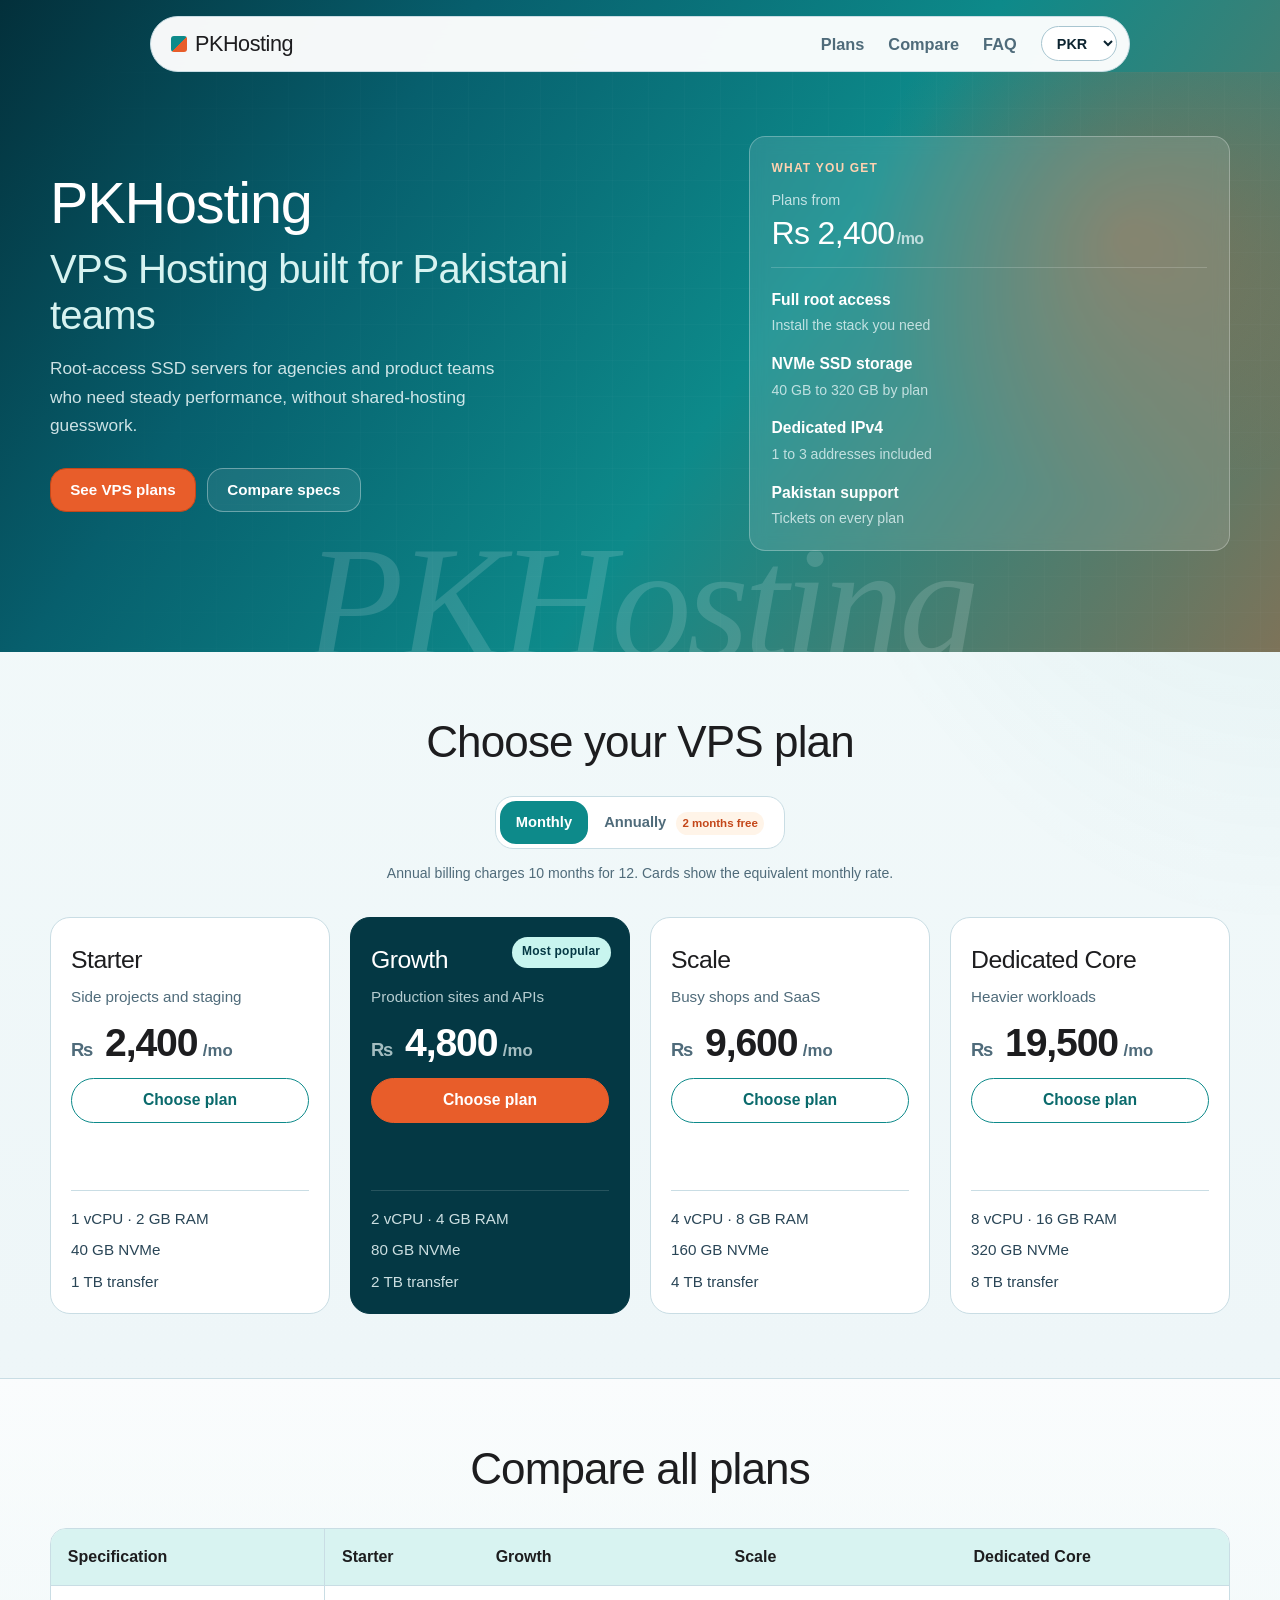
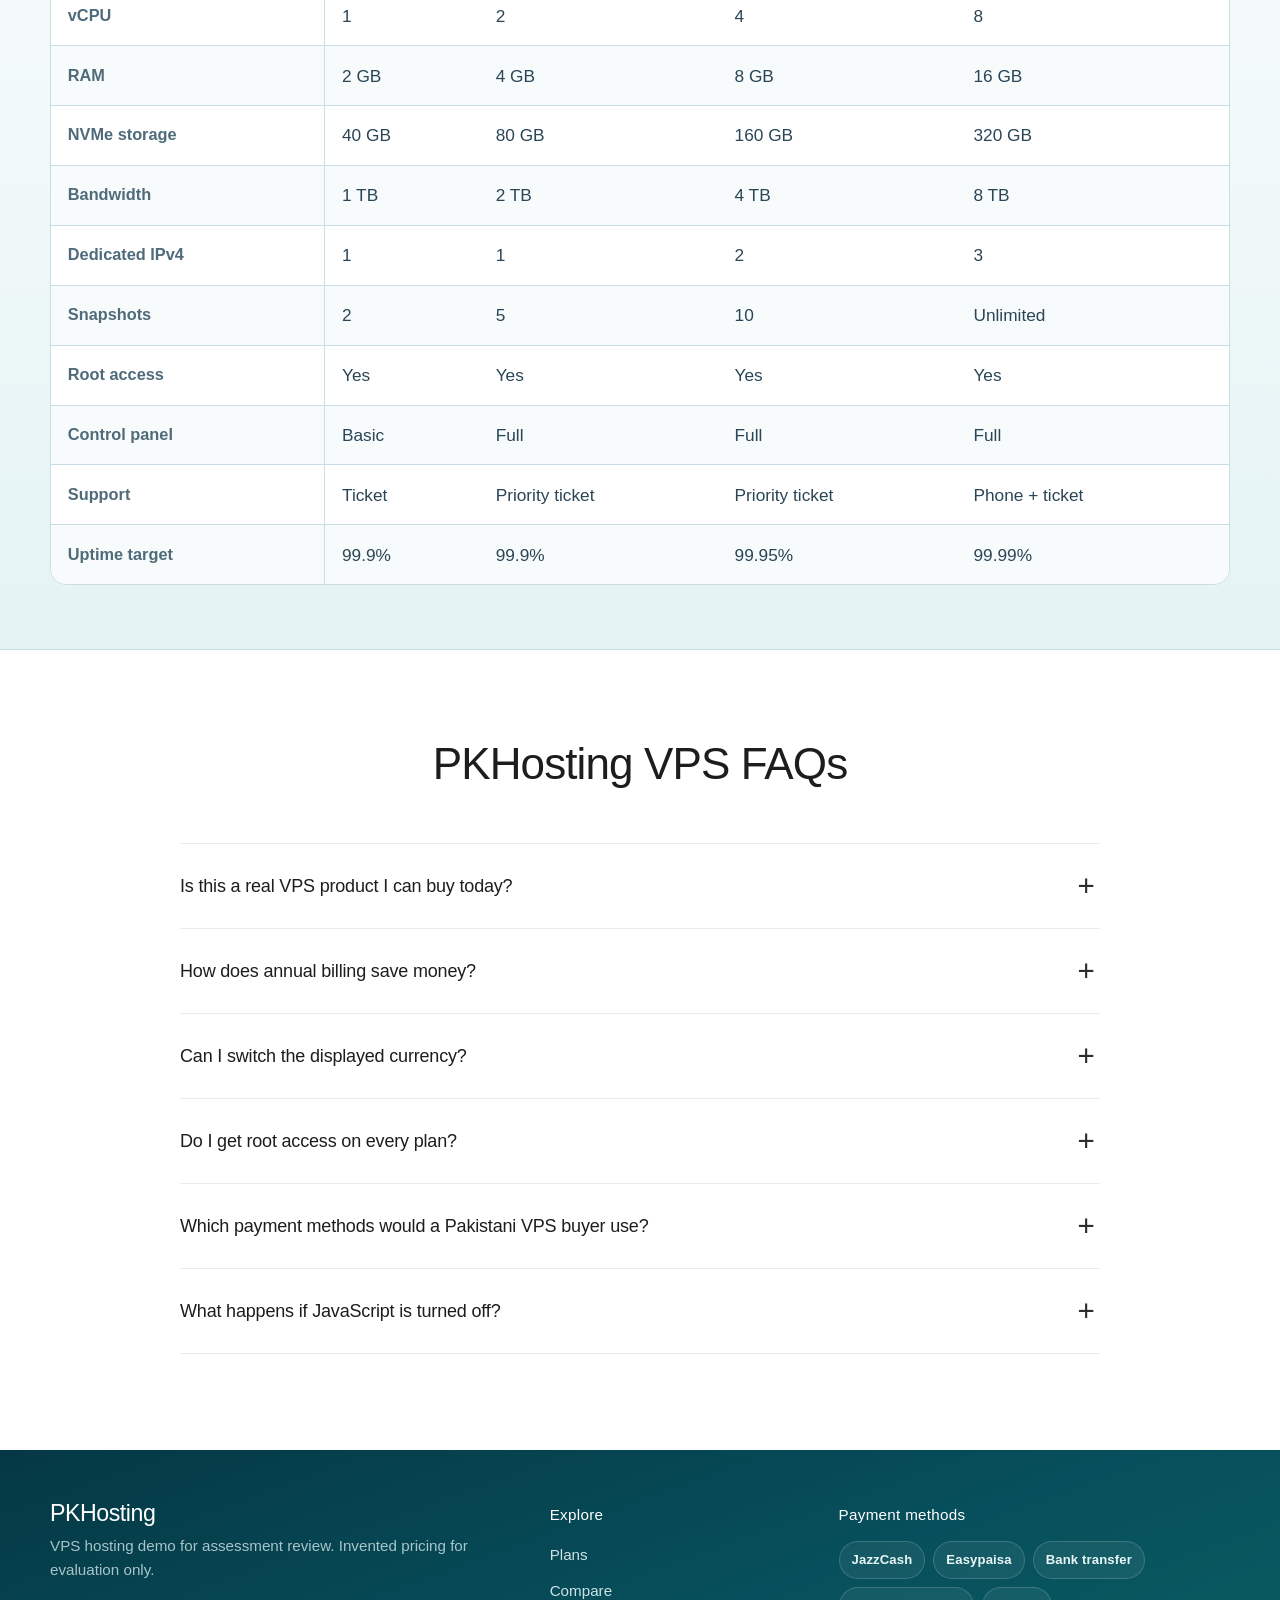
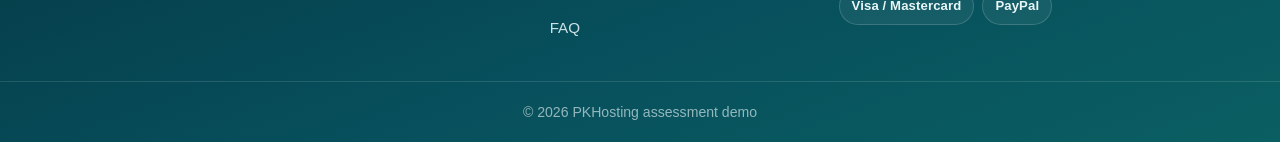
<file: index.html>
<!DOCTYPE html>
<html lang="en-PK">
<head>
  <meta charset="utf-8">
  <meta name="viewport" content="width=device-width, initial-scale=1">
  <meta name="description" content="PKHosting VPS Hosting: SSD virtual servers for Pakistani teams. Invented demo pricing for assessment only.">
  <title>PKHosting VPS Hosting</title>
  <link rel="stylesheet" href="css/styles.css">
</head>
<body>
  <a class="skip-link" href="#main">Skip to content</a>

  <header class="site-header">
    <div class="header-inner">
      <a class="brand" href="index.html" aria-current="page">
        <span class="brand-mark" aria-hidden="true"></span>
        <span class="brand-text">PKHosting</span>
      </a>

      <nav class="header-nav" id="site-nav" aria-label="Page">
        <a href="#plans">Plans</a>
        <a href="#compare">Compare</a>
        <a href="#faq">FAQ</a>
      </nav>

      <div class="header-actions">
        <div class="currency-wrap">
          <label class="sr-only" for="currency">Currency</label>
          <select id="currency" name="currency" aria-label="Currency">
            <option value="PKR" selected>PKR</option>
            <option value="USD">USD</option>
            <option value="GBP">GBP</option>
          </select>
        </div>
        <button
          type="button"
          class="nav-toggle"
          id="nav-toggle"
          aria-controls="site-nav"
          aria-expanded="false"
          aria-label="Open menu"
        >
          <span class="nav-toggle-bar" aria-hidden="true"></span>
          <span class="nav-toggle-bar" aria-hidden="true"></span>
          <span class="nav-toggle-bar" aria-hidden="true"></span>
        </button>
      </div>
    </div>
  </header>

  <main id="main">
    <div class="hero-band">
    <section class="hero" aria-labelledby="hero-heading">
      <div class="hero-glow" aria-hidden="true"></div>
      <div class="hero-mesh" aria-hidden="true"></div>
      <div class="wrap hero-layout">
        <div class="hero-copy">
          <p class="hero-brand">PKHosting</p>
          <h1 id="hero-heading">VPS Hosting built for Pakistani teams</h1>
          <p class="hero-lead">
            Root-access SSD servers for agencies and product teams who need steady performance, without shared-hosting guesswork.
          </p>
          <div class="hero-actions">
            <a class="btn btn-primary" href="#plans">See VPS plans</a>
            <a class="btn btn-ghost" href="#compare">Compare specs</a>
          </div>
        </div>
        <aside class="hero-panel" aria-label="VPS highlights">
          <p class="hero-panel-kicker">What you get</p>
          <p class="hero-panel-price">
            <span class="hero-panel-label">Plans from</span>
            <span class="hero-panel-amount">Rs 2,400<span>/mo</span></span>
          </p>
          <ul class="hero-panel-list">
            <li>
              <strong>Full root access</strong>
              <span>Install the stack you need</span>
            </li>
            <li>
              <strong>NVMe SSD storage</strong>
              <span>40 GB to 320 GB by plan</span>
            </li>
            <li>
              <strong>Dedicated IPv4</strong>
              <span>1 to 3 addresses included</span>
            </li>
            <li>
              <strong>Pakistan support</strong>
              <span>Tickets on every plan</span>
            </li>
          </ul>
        </aside>
      </div>
      <p class="hero-ghost" aria-hidden="true">PKHosting</p>
    </section>
    </div>

    <section id="plans" class="plans" aria-labelledby="plans-heading">
      <div class="wrap">
        <header class="section-head plans-head">
          <h2 id="plans-heading">Choose your VPS plan</h2>
        </header>

        <div class="controls">
          <div class="billing" role="group" aria-label="Billing period">
            <button type="button" id="bill-monthly" class="billing-btn is-active" aria-pressed="true">Monthly</button>
            <button type="button" id="bill-annually" class="billing-btn" aria-pressed="false">
              Annually <span class="save-hint">2 months free</span>
            </button>
          </div>
          <p class="billing-note" id="billing-note">
            Annual billing charges 10 months for 12. Cards show the equivalent monthly rate.
          </p>
        </div>

        <div class="sr-only" id="price-live" aria-live="polite" aria-atomic="true"></div>

        <ul class="plan-grid">
          <li class="plan-card" data-plan="starter" data-monthly="2400">
            <div class="plan-top">
              <h3>Starter</h3>
              <p class="plan-tagline">Side projects and staging</p>
              <p class="price-block">
                <span class="price" data-price>
                  <span class="currency-code">Rs</span>
                  <span class="amount">2,400</span>
                </span>
                <span class="period" data-period>/mo</span>
              </p>
              <a class="btn btn-plan" href="#footer">Choose plan</a>
              <p class="annual-meta" data-annual-meta hidden></p>
              <p class="savings" data-savings hidden></p>
            </div>
            <ul class="plan-highlights">
              <li>1 vCPU · 2 GB RAM</li>
              <li>40 GB NVMe</li>
              <li>1 TB transfer</li>
            </ul>
          </li>

          <li class="plan-card is-popular" data-plan="growth" data-monthly="4800">
            <p class="popular-badge">Most popular</p>
            <div class="plan-top">
              <h3>Growth</h3>
              <p class="plan-tagline">Production sites and APIs</p>
              <p class="price-block">
                <span class="price" data-price>
                  <span class="currency-code">Rs</span>
                  <span class="amount">4,800</span>
                </span>
                <span class="period" data-period>/mo</span>
              </p>
              <a class="btn btn-plan" href="#footer">Choose plan</a>
              <p class="annual-meta" data-annual-meta hidden></p>
              <p class="savings" data-savings hidden></p>
            </div>
            <ul class="plan-highlights">
              <li>2 vCPU · 4 GB RAM</li>
              <li>80 GB NVMe</li>
              <li>2 TB transfer</li>
            </ul>
          </li>

          <li class="plan-card" data-plan="scale" data-monthly="9600">
            <div class="plan-top">
              <h3>Scale</h3>
              <p class="plan-tagline">Busy shops and SaaS</p>
              <p class="price-block">
                <span class="price" data-price>
                  <span class="currency-code">Rs</span>
                  <span class="amount">9,600</span>
                </span>
                <span class="period" data-period>/mo</span>
              </p>
              <a class="btn btn-plan" href="#footer">Choose plan</a>
              <p class="annual-meta" data-annual-meta hidden></p>
              <p class="savings" data-savings hidden></p>
            </div>
            <ul class="plan-highlights">
              <li>4 vCPU · 8 GB RAM</li>
              <li>160 GB NVMe</li>
              <li>4 TB transfer</li>
            </ul>
          </li>

          <li class="plan-card" data-plan="dedicated" data-monthly="19500">
            <div class="plan-top">
              <h3>Dedicated Core</h3>
              <p class="plan-tagline">Heavier workloads</p>
              <p class="price-block">
                <span class="price" data-price>
                  <span class="currency-code">Rs</span>
                  <span class="amount">19,500</span>
                </span>
                <span class="period" data-period>/mo</span>
              </p>
              <a class="btn btn-plan" href="#footer">Choose plan</a>
              <p class="annual-meta" data-annual-meta hidden></p>
              <p class="savings" data-savings hidden></p>
            </div>
            <ul class="plan-highlights">
              <li>8 vCPU · 16 GB RAM</li>
              <li>320 GB NVMe</li>
              <li>8 TB transfer</li>
            </ul>
          </li>
        </ul>
      </div>
    </section>

    <section id="compare" class="compare" aria-labelledby="compare-heading">
      <div class="wrap">
        <header class="section-head plans-head">
          <h2 id="compare-heading">Compare all plans</h2>
        </header>

        <div class="table-scroll" tabindex="0" role="region" aria-labelledby="compare-heading">
          <table class="spec-table">
            <caption class="sr-only">VPS plan comparison across ten specifications</caption>
            <thead>
              <tr>
                <th scope="col">Specification</th>
                <th scope="col">Starter</th>
                <th scope="col">Growth</th>
                <th scope="col">Scale</th>
                <th scope="col">Dedicated Core</th>
              </tr>
            </thead>
            <tbody>
              <tr>
                <th scope="row">vCPU</th>
                <td>1</td>
                <td>2</td>
                <td>4</td>
                <td>8</td>
              </tr>
              <tr>
                <th scope="row">RAM</th>
                <td>2 GB</td>
                <td>4 GB</td>
                <td>8 GB</td>
                <td>16 GB</td>
              </tr>
              <tr>
                <th scope="row">NVMe storage</th>
                <td>40 GB</td>
                <td>80 GB</td>
                <td>160 GB</td>
                <td>320 GB</td>
              </tr>
              <tr>
                <th scope="row">Bandwidth</th>
                <td>1 TB</td>
                <td>2 TB</td>
                <td>4 TB</td>
                <td>8 TB</td>
              </tr>
              <tr>
                <th scope="row">Dedicated IPv4</th>
                <td>1</td>
                <td>1</td>
                <td>2</td>
                <td>3</td>
              </tr>
              <tr>
                <th scope="row">Snapshots</th>
                <td>2</td>
                <td>5</td>
                <td>10</td>
                <td>Unlimited</td>
              </tr>
              <tr>
                <th scope="row">Root access</th>
                <td>Yes</td>
                <td>Yes</td>
                <td>Yes</td>
                <td>Yes</td>
              </tr>
              <tr>
                <th scope="row">Control panel</th>
                <td>Basic</td>
                <td>Full</td>
                <td>Full</td>
                <td>Full</td>
              </tr>
              <tr>
                <th scope="row">Support</th>
                <td>Ticket</td>
                <td>Priority ticket</td>
                <td>Priority ticket</td>
                <td>Phone + ticket</td>
              </tr>
              <tr>
                <th scope="row">Uptime target</th>
                <td>99.9%</td>
                <td>99.9%</td>
                <td>99.95%</td>
                <td>99.99%</td>
              </tr>
            </tbody>
          </table>
        </div>
      </div>
    </section>

    <section id="faq" class="faq" aria-labelledby="faq-heading">
      <div class="wrap faq-wrap">
        <header class="faq-head">
          <h2 id="faq-heading">PKHosting VPS FAQs</h2>
        </header>

        <div class="faq-list">
          <details>
            <summary><span>Is this a real VPS product I can buy today?</span></summary>
            <div class="faq-answer">
              <p>No. This page is a TechAbout hiring assessment demo. The plans, prices, and specs are invented for review only. Nothing here is connected to live PKHosting checkout, billing, or provisioning, and you cannot place a real order from this page.</p>
            </div>
          </details>
          <details>
            <summary><span>How does annual billing save money?</span></summary>
            <div class="faq-answer">
              <p>Annual billing charges 10 months for 12 months of service. The pricing cards show the equivalent monthly rate, the yearly total, and how much you save compared with paying month to month. For example, Growth is Rs 4,800 per month on monthly billing, and Rs 4,000 per month when billed annually (Rs 48,000 for the year).</p>
            </div>
          </details>
          <details>
            <summary><span>Can I switch the displayed currency?</span></summary>
            <div class="faq-answer">
              <p>Yes. Use the PKR, USD, or GBP menu in the floating header. This demo uses fixed conversion rates with no live exchange API: 1 USD equals 278.50 PKR, and 1 GBP equals 355.00 PKR. PKR amounts are whole numbers; USD and GBP show two decimal places. Your currency and billing period choices are stored in the browser and survive a page reload.</p>
            </div>
          </details>
          <details>
            <summary><span>Do I get root access on every plan?</span></summary>
            <div class="faq-answer">
              <p>Yes. Starter, Growth, Scale, and Dedicated Core all include full root access so you can install and configure the software you need. Starter includes a basic control panel. Growth, Scale, and Dedicated Core include the full control panel. Dedicated Core also adds phone support on top of ticket support.</p>
            </div>
          </details>
          <details>
            <summary><span>Which payment methods would a Pakistani VPS buyer use?</span></summary>
            <div class="faq-answer">
              <p>The footer lists JazzCash, Easypaisa, local bank transfer, Visa/Mastercard, and PayPal. JazzCash and Easypaisa cover common mobile wallets in Pakistan. Bank transfer suits larger invoices such as Dedicated Core. Cards and PayPal help diaspora and agency clients who pay from abroad. Brand logos are not hotlinked; methods are shown as text labels only.</p>
            </div>
          </details>
          <details>
            <summary><span>What happens if JavaScript is turned off?</span></summary>
            <div class="faq-answer">
              <p>The page still opens offline from index.html. Monthly PKR prices stay visible on the plan cards, and the full comparison table remains in the HTML. The FAQ still expands with native details elements. The monthly/annual toggle and currency menu will not update prices until JavaScript is available.</p>
            </div>
          </details>
        </div>
      </div>
    </section>
  </main>

  <footer id="footer" class="site-footer">
    <div class="wrap footer-inner">
      <div class="footer-brand">
        <p class="brand-text">PKHosting</p>
        <p>VPS hosting demo for assessment review. Invented pricing for evaluation only.</p>
      </div>

      <div class="footer-links">
        <h2 class="footer-heading">Explore</h2>
        <ul>
          <li><a href="#plans">Plans</a></li>
          <li><a href="#compare">Compare</a></li>
          <li><a href="#faq">FAQ</a></li>
        </ul>
      </div>

      <div class="payments">
        <h2 class="footer-heading">Payment methods</h2>
        <ul class="payment-list">
          <li>JazzCash</li>
          <li>Easypaisa</li>
          <li>Bank transfer</li>
          <li>Visa / Mastercard</li>
          <li>PayPal</li>
        </ul>
      </div>
    </div>
    <div class="footer-bottom">
      <p>© 2026 PKHosting assessment demo</p>
    </div>
  </footer>

  <script src="js/pricing.js" defer></script>
</body>
</html>
</file>
<file: css/styles.css>
/* PKHosting VPS: colorful UI, local assets only */

:root {
  --ink: #0c2430;
  --ink-soft: #294556;
  --mute: #4f6b7a;
  --paper: #eef6f8;
  --panel: #ffffff;
  --line: #c9dde4;
  --line-strong: #a8c5d0;
  --brand: #0d8a8a;
  --brand-deep: #0a6a6c;
  --brand-soft: #d8f3f1;
  --ocean: #074f5c;
  --ocean-deep: #043844;
  --coral: #e85d2a;
  --coral-deep: #c4471a;
  --sand: #fff4e8;
  --focus: #1d6fdc;
  --radius: 16px;
  --wrap: 1180px;
  --font-soft: Candara, Calibri, "Segoe UI", "Trebuchet MS", sans-serif;
  --font-display: var(--font-soft);
  --font-ui: var(--font-soft);
  --weight-heading: 500;
  --weight-emphasis: 600;
}

h1,
h2,
h3,
.brand-text,
.hero-brand,
.section-head h2,
.plans-head h2,
.faq-head h2,
.footer-heading,
.footer-brand .brand-text,
.plan-card h3,
.hero-panel-amount,
.payments-heading {
  font-weight: var(--weight-heading);
}

*,
*::before,
*::after {
  box-sizing: border-box;
}

html {
  scroll-behavior: smooth;
  background: #032f3a;
}

@media (prefers-reduced-motion: reduce) {
  html {
    scroll-behavior: auto;
  }

  *,
  *::before,
  *::after {
    animation-duration: 0.01ms !important;
    animation-iteration-count: 1 !important;
    transition-duration: 0.01ms !important;
  }
}

body {
  margin: 0;
  font-family: var(--font-ui);
  font-size: 1.05rem;
  line-height: 1.65;
  color: var(--ink-soft);
  background-color: var(--paper);
  background-image:
    radial-gradient(ellipse 80% 50% at 100% 0%, rgba(13, 138, 138, 0.12), transparent 55%),
    radial-gradient(ellipse 60% 40% at 0% 100%, rgba(232, 93, 42, 0.08), transparent 50%),
    linear-gradient(180deg, #f4fbfb 0%, var(--paper) 40%, #e5f0f4 100%);
  min-height: 100vh;
}

a {
  color: var(--brand-deep);
  text-decoration-thickness: 1px;
  text-underline-offset: 0.18em;
}

a:hover {
  color: var(--coral-deep);
}

:focus-visible {
  outline: 2px solid var(--focus);
  outline-offset: 3px;
}

.skip-link {
  position: absolute;
  left: 0.75rem;
  top: -3rem;
  z-index: 100;
  padding: 0.5rem 0.85rem;
  background: var(--ink);
  color: #fff;
  text-decoration: none;
  border-radius: var(--radius);
}

.skip-link:focus {
  top: 0.75rem;
}

.sr-only {
  position: absolute;
  width: 1px;
  height: 1px;
  padding: 0;
  margin: -1px;
  overflow: hidden;
  clip: rect(0, 0, 0, 0);
  white-space: nowrap;
  border: 0;
}

.wrap {
  width: min(100% - 2.5rem, var(--wrap));
  margin-inline: auto;
}

/* Floating navbar */

.site-header {
  position: sticky;
  top: 0.85rem;
  z-index: 40;
  width: min(100% - 1.5rem, 960px);
  margin: 0.85rem auto 0;
  background: rgba(255, 255, 255, 0.96);
  border: 1px solid var(--line);
  border-radius: 999px;
  backdrop-filter: blur(10px);
  overflow: visible;
  transition: background 0.28s ease, border-color 0.28s ease;
}

.site-header.is-past-hero {
  background: linear-gradient(115deg, #0d8a8a 0%, #2a9a7a 42%, #e07a3a 100%);
  border-color: transparent;
}

.site-header.is-past-hero .brand-text,
.site-header.is-past-hero .header-nav a {
  color: #fff;
}

.site-header.is-past-hero .header-nav a:hover {
  color: #fff4e8;
}

.site-header.is-past-hero .currency-wrap select {
  color: #0c2430;
  background: rgba(255, 255, 255, 0.92);
  border-color: rgba(255, 255, 255, 0.55);
}

.site-header.is-past-hero .nav-toggle {
  border-color: rgba(255, 255, 255, 0.45);
  background: rgba(255, 255, 255, 0.12);
}

.site-header.is-past-hero .nav-toggle-bar {
  background: #fff;
}

/* Pull hero under the floating nav so the top stays teal */

.hero-band {
  position: relative;
  z-index: 0;
  margin-top: -6.75rem;
  padding-top: 6.75rem;
  background:
    linear-gradient(125deg, #032f3a 0%, #075f6d 28%, #0d8a8a 58%, #e85d2a 140%);
}

.header-inner {
  position: relative;
  display: flex;
  flex-wrap: nowrap;
  align-items: center;
  gap: 0.45rem 0.75rem;
  padding: 0.5rem 0.7rem 0.5rem 0.95rem;
}

.brand {
  display: inline-flex;
  align-items: center;
  gap: 0.5rem;
  flex: 0 1 auto;
  min-width: 0;
  text-decoration: none;
  color: var(--ink);
}

.brand-mark {
  flex: 0 0 auto;
  width: 1rem;
  height: 1rem;
  border-radius: 3px;
  background:
    linear-gradient(135deg, var(--brand) 0 52%, transparent 52%),
    linear-gradient(315deg, var(--coral) 0 48%, #f0a06a 48%);
}

.brand-text {
  font-family: var(--font-display);
  font-size: 1.25rem;
  letter-spacing: -0.02em;
  line-height: 1;
  color: #1d1d1f;
}

.header-actions {
  display: flex;
  align-items: center;
  gap: 0.5rem;
  margin-left: auto;
}

.header-nav {
  display: none;
  flex-direction: column;
  gap: 0.1rem;
  margin: 0;
  padding: 0.55rem 0.85rem;
  background: rgba(255, 255, 255, 0.98);
  border: 1px solid var(--line);
  border-radius: 14px;
  backdrop-filter: blur(10px);
}

.site-header.is-nav-open .header-nav {
  display: flex;
  position: absolute;
  top: calc(100% + 0.45rem);
  left: 0;
  right: 0;
  z-index: 50;
}

.header-nav a {
  display: block;
  padding: 0.65rem 0.15rem;
  color: var(--mute);
  text-decoration: none;
  font-size: 1.02rem;
  font-weight: 600;
  line-height: 1.2;
}

.header-nav a:hover {
  color: var(--brand-deep);
}

.site-header.is-past-hero.is-nav-open .header-nav a {
  color: var(--mute);
}

.site-header.is-past-hero.is-nav-open .header-nav a:hover {
  color: var(--brand-deep);
}

.nav-toggle {
  display: inline-flex;
  flex-direction: column;
  justify-content: center;
  align-items: stretch;
  gap: 5px;
  width: 2.35rem;
  height: 2.35rem;
  padding: 0.5rem;
  border: 1px solid var(--line-strong);
  border-radius: 10px;
  background: rgba(255, 255, 255, 0.85);
  cursor: pointer;
}

.nav-toggle-bar {
  display: block;
  width: 100%;
  height: 2px;
  border-radius: 2px;
  background: var(--ink);
  transition: transform 0.2s ease, opacity 0.2s ease;
}

.site-header.is-nav-open .nav-toggle-bar:nth-child(1) {
  transform: translateY(7px) rotate(45deg);
}

.site-header.is-nav-open .nav-toggle-bar:nth-child(2) {
  opacity: 0;
}

.site-header.is-nav-open .nav-toggle-bar:nth-child(3) {
  transform: translateY(-7px) rotate(-45deg);
}

.currency-wrap {
  display: flex;
  align-items: center;
}

.currency-wrap select {
  font: inherit;
  font-size: 0.9rem;
  font-weight: 600;
  color: var(--ink);
  background: var(--panel);
  border: 1px solid var(--line-strong);
  border-radius: 10px;
  padding: 0.35rem 0.5rem;
  min-height: 2.35rem;
}

@media (max-width: 767px) {
  .site-header {
    border-radius: 16px;
  }

  .currency-wrap select {
    min-height: 2.2rem;
    border-radius: 10px;
    font-size: 0.85rem;
    padding: 0.28rem 0.4rem;
  }

  .nav-toggle {
    width: 2.2rem;
    height: 2.2rem;
  }
}

@media (min-width: 768px) {
  .header-inner {
    gap: 1.5rem;
    min-height: 3.35rem;
    padding: 0.4rem 0.75rem 0.4rem 1.25rem;
  }

  .brand-text {
    font-size: 1.35rem;
  }

  .header-nav,
  .site-header.is-nav-open .header-nav {
    display: flex;
    position: static;
    flex-direction: row;
    flex-wrap: nowrap;
    align-items: center;
    gap: 1.5rem;
    margin-left: auto;
    padding: 0;
    background: transparent;
    border: 0;
    border-radius: 0;
    backdrop-filter: none;
  }

  .header-nav a {
    padding: 0;
    line-height: 1;
  }

  .header-actions {
    margin-left: 0;
    gap: 0.65rem;
  }

  .nav-toggle {
    display: none;
  }

  .currency-wrap select {
    min-height: 2.2rem;
    border-radius: 999px;
    padding: 0.3rem 0.7rem;
  }
}

/* Hero: full-bleed colorful composition */

.hero {
  position: relative;
  isolation: isolate;
  overflow: hidden;
  min-height: min(78vh, 580px);
  display: flex;
  flex-direction: column;
  justify-content: center;
  margin-top: 0;
  padding: 2.75rem 0 0;
  color: #e8f6f7;
  background: transparent;
  border-bottom: 0;
}

/* Soft brand watermark stuck to the bottom of the hero */
.hero-ghost {
  position: absolute;
  left: 0;
  right: 0;
  bottom: -0.12em;
  z-index: 0;
  margin: 0;
  padding: 0 0.15em;
  font-family: Georgia, "Times New Roman", Times, serif;
  font-size: clamp(4.25rem, 16vw, 9.5rem);
  font-weight: 400;
  font-style: italic;
  letter-spacing: -0.03em;
  line-height: 0.85;
  text-align: center;
  white-space: nowrap;
  color: rgba(255, 255, 255, 0.14);
  pointer-events: none;
  user-select: none;
}

.hero-glow {
  position: absolute;
  inset: -20% -10% auto auto;
  width: min(70vw, 560px);
  height: min(70vw, 560px);
  border-radius: 50%;
  background: radial-gradient(circle, rgba(232, 93, 42, 0.35), transparent 68%);
  animation: glow-drift 12s ease-in-out infinite alternate;
  z-index: 0;
  pointer-events: none;
}

.hero-mesh {
  position: absolute;
  inset: 0;
  z-index: 0;
  pointer-events: none;
  opacity: 0.35;
  background-image:
    linear-gradient(rgba(255, 255, 255, 0.05) 1px, transparent 1px),
    linear-gradient(90deg, rgba(255, 255, 255, 0.05) 1px, transparent 1px);
  background-size: 36px 36px;
  mask-image: linear-gradient(90deg, transparent 0%, #000 35%, #000 100%);
}

.hero-layout {
  position: relative;
  z-index: 1;
  display: grid;
  gap: 2.5rem;
  align-items: center;
  width: min(100% - 2.5rem, var(--wrap));
  margin-inline: auto;
  padding-bottom: 4.5rem;
}

.hero-copy {
  max-width: 34rem;
}

.hero-brand {
  margin: 0 0 0.85rem;
  font-family: var(--font-display);
  font-size: clamp(2.6rem, 6vw, 3.6rem);
  letter-spacing: -0.02em;
  line-height: 1;
  color: #fff;
  animation: rise-in 0.7s ease both;
}

.hero h1 {
  margin: 0 0 1rem;
  font-family: var(--font-display);
  font-size: clamp(1.75rem, 3.8vw, 2.5rem);
  line-height: 1.15;
  letter-spacing: -0.02em;
  color: #d7f3f1;
  animation: rise-in 0.7s ease 0.08s both;
}

.hero-lead {
  margin: 0 0 1.75rem;
  font-size: 1.08rem;
  color: rgba(232, 246, 247, 0.88);
  max-width: 30rem;
  animation: rise-in 0.7s ease 0.16s both;
}

.hero-actions {
  display: flex;
  flex-wrap: wrap;
  gap: 0.7rem;
  animation: rise-in 0.7s ease 0.24s both;
}

.hero-panel {
  width: min(100%, 360px);
  justify-self: center;
  padding: 1.4rem 1.35rem 1.25rem;
  border-radius: 16px;
  background: rgba(255, 255, 255, 0.12);
  border: 1px solid rgba(255, 255, 255, 0.28);
  backdrop-filter: blur(8px);
  animation: rise-in 0.7s ease 0.2s both;
}

.hero-panel-kicker {
  margin: 0 0 0.65rem;
  font-size: 0.75rem;
  font-weight: 700;
  letter-spacing: 0.1em;
  text-transform: uppercase;
  color: #ffd2b0;
}

.hero-panel-price {
  margin: 0 0 1.15rem;
  padding-bottom: 1rem;
  border-bottom: 1px solid rgba(255, 255, 255, 0.18);
}

.hero-panel-label {
  display: block;
  margin-bottom: 0.2rem;
  font-size: 0.9rem;
  color: rgba(232, 246, 247, 0.8);
}

.hero-panel-amount {
  display: block;
  font-family: var(--font-display);
  font-size: 2rem;
  line-height: 1.1;
  letter-spacing: -0.02em;
  color: #fff;
}

.hero-panel-amount span {
  font-size: 1rem;
  font-weight: 600;
  color: rgba(232, 246, 247, 0.75);
  margin-left: 0.15rem;
}

.hero-panel-list {
  list-style: none;
  margin: 0;
  padding: 0;
  display: grid;
  gap: 0.85rem;
}

.hero-panel-list li {
  display: grid;
  gap: 0.1rem;
}

.hero-panel-list strong {
  color: #fff;
  font-size: 0.98rem;
}

.hero-panel-list span {
  color: rgba(232, 246, 247, 0.78);
  font-size: 0.88rem;
}

@keyframes rise-in {
  from {
    opacity: 0;
    transform: translateY(12px);
  }
  to {
    opacity: 1;
    transform: translateY(0);
  }
}

@keyframes glow-drift {
  from {
    transform: translate(0, 0) scale(1);
  }
  to {
    transform: translate(-8%, 10%) scale(1.08);
  }
}

/* Buttons */

.btn {
  display: inline-flex;
  align-items: center;
  justify-content: center;
  min-height: 2.75rem;
  padding: 0.55rem 1.2rem;
  border-radius: var(--radius);
  border: 1px solid transparent;
  font: inherit;
  font-size: 0.95rem;
  font-weight: var(--weight-emphasis);
  text-decoration: none;
  cursor: pointer;
  transition: transform 0.15s ease, background 0.15s ease, border-color 0.15s ease;
}

.btn:hover {
  transform: translateY(-1px);
}

.btn-primary {
  background: var(--coral);
  color: #fff;
  border-color: var(--coral-deep);
}

.btn-primary:hover {
  background: var(--coral-deep);
  color: #fff;
}

.btn-secondary {
  background: var(--panel);
  color: var(--brand-deep);
  border-color: var(--line-strong);
}

.btn-secondary:hover {
  border-color: var(--brand);
  color: var(--brand-deep);
}

.hero .btn-ghost {
  background: rgba(255, 255, 255, 0.08);
  color: #fff;
  border-color: rgba(255, 255, 255, 0.35);
}

.hero .btn-ghost:hover {
  background: rgba(255, 255, 255, 0.16);
  color: #fff;
  border-color: rgba(255, 255, 255, 0.55);
}

.btn-ghost {
  background: transparent;
  color: var(--ink-soft);
  border-color: var(--line-strong);
}

.btn-ghost:hover {
  color: var(--ink);
  border-color: var(--ink-soft);
}

/* Plans */

.plans,
.compare,
.faq {
  padding: 4rem 0;
}

.section-head {
  margin-bottom: 1.5rem;
}

.section-head h2 {
  margin: 0;
  font-family: var(--font-display);
  font-size: clamp(1.55rem, 3vw, 1.95rem);
  letter-spacing: -0.02em;
  color: #1d1d1f;
}

.controls {
  margin-bottom: 2rem;
  display: flex;
  flex-direction: column;
  align-items: center;
  text-align: center;
}

.billing {
  display: inline-flex;
  flex-wrap: wrap;
  justify-content: center;
  gap: 0;
  padding: 0.25rem;
  background: var(--panel);
  border: 1px solid var(--line);
  border-radius: calc(var(--radius) + 2px);
}

.billing-btn {
  appearance: none;
  border: 0;
  background: transparent;
  color: var(--mute);
  font: inherit;
  font-size: 0.92rem;
  font-weight: 700;
  padding: 0.55rem 1rem;
  border-radius: var(--radius);
  cursor: pointer;
  min-height: 2.45rem;
}

.billing-btn .save-hint {
  display: inline-block;
  margin-left: 0.35rem;
  font-size: 0.72rem;
  font-weight: 700;
  color: var(--coral-deep);
  background: var(--sand);
  padding: 0.12rem 0.4rem;
  border-radius: 999px;
  vertical-align: middle;
}

.billing-btn.is-active {
  background: var(--brand);
  color: #fff;
}

.billing-btn.is-active .save-hint {
  background: rgba(255, 255, 255, 0.2);
  color: #fff;
}

.billing-note {
  margin: 0.85rem 0 0;
  font-size: 0.88rem;
  color: var(--mute);
  max-width: 34rem;
}

.plans-head {
  text-align: center;
  margin-bottom: 1.75rem;
}

.plans-head h2 {
  font-family: var(--font-soft);
  font-size: clamp(2rem, 4vw, 2.75rem);
  letter-spacing: -0.02em;
  color: #1d1d1f;
  line-height: 1.2;
}

.compare .plans-head {
  margin-bottom: 2rem;
}

.plan-grid {
  list-style: none;
  margin: 0;
  padding: 0;
  display: grid;
  grid-template-columns: 1fr;
  gap: 1.25rem;
  align-items: stretch;
}

.plan-card {
  position: relative;
  display: flex;
  flex-direction: column;
  padding: 1.35rem 1.25rem 1.2rem;
  background: var(--panel);
  border: 1px solid var(--line);
  border-radius: 20px;
}

.plan-card.is-popular {
  background: var(--ocean-deep);
  border-color: var(--ocean-deep);
  color: #e8f6f7;
}

.popular-badge {
  position: absolute;
  top: 1.15rem;
  right: 1.15rem;
  margin: 0;
  font-size: 0.75rem;
  font-weight: 700;
  letter-spacing: 0.02em;
  text-transform: none;
  color: var(--ocean-deep);
  background: #c8f5ef;
  padding: 0.35rem 0.65rem;
  border-radius: 999px;
}

.plan-top {
  display: flex;
  flex-direction: column;
  gap: 0.35rem;
  padding-bottom: 1rem;
  margin-bottom: 0.9rem;
  border-bottom: 1px solid var(--line);
}

.plan-card.is-popular .plan-top {
  border-bottom-color: rgba(255, 255, 255, 0.14);
}

.plan-card h3 {
  margin: 0;
  font-family: var(--font-display);
  font-size: 1.55rem;
  letter-spacing: -0.02em;
  color: #1d1d1f;
}

.plan-card.is-popular h3 {
  padding-right: 6.5rem;
  color: #fff;
}

.plan-tagline {
  margin: 0;
  color: var(--mute);
  font-size: 0.95rem;
  line-height: 1.4;
  min-height: 1.4rem;
}

.plan-card.is-popular .plan-tagline {
  color: rgba(232, 246, 247, 0.78);
}

.price-block {
  margin: 0.55rem 0 0.2rem;
  display: flex;
  flex-wrap: wrap;
  align-items: baseline;
  gap: 0.15rem 0.35rem;
  min-height: 2.6rem;
}

.price {
  font-family: var(--font-display);
  font-size: clamp(2rem, 3.5vw, 2.45rem);
  font-weight: var(--weight-emphasis);
  letter-spacing: -0.03em;
  line-height: 1;
  color: #1d1d1f;
}

.plan-card.is-popular .price {
  color: #fff;
}

.price .currency-code {
  font-size: 1.15rem;
  margin-right: 0.2rem;
  color: var(--mute);
  font-weight: 700;
}

.plan-card.is-popular .price .currency-code {
  color: rgba(232, 246, 247, 0.7);
}

.period {
  color: var(--mute);
  font-weight: 600;
  font-size: 1.05rem;
}

.plan-card.is-popular .period {
  color: rgba(232, 246, 247, 0.7);
}

.btn-plan {
  width: 100%;
  margin-top: 0.25rem;
  min-height: 2.65rem;
  border-radius: 999px;
  background: #fff;
  color: var(--brand-deep);
  border: 1.5px solid var(--brand);
  font-size: 0.98rem;
  font-weight: 700;
}

.btn-plan:hover {
  background: var(--brand-soft);
  color: var(--brand-deep);
  border-color: var(--brand-deep);
}

.plan-card.is-popular .btn-plan {
  background: var(--coral);
  border-color: var(--coral);
  color: #fff;
}

.plan-card.is-popular .btn-plan:hover {
  background: var(--coral-deep);
  border-color: var(--coral-deep);
  color: #fff;
}

.annual-meta,
.savings {
  margin: 0;
  font-size: 0.9rem;
  color: var(--mute);
  min-height: 1.25rem;
}

.savings {
  color: var(--coral-deep);
  font-weight: 700;
}

.plan-card.is-popular .annual-meta {
  color: rgba(232, 246, 247, 0.72);
}

.plan-card.is-popular .savings {
  color: #ffc29a;
}

.annual-meta[hidden],
.savings[hidden] {
  display: block;
  visibility: hidden;
}

.plan-highlights {
  margin: 0;
  padding: 0;
  list-style: none;
  color: var(--ink-soft);
  font-size: 0.95rem;
  display: grid;
  gap: 0.4rem;
}

.plan-card.is-popular .plan-highlights {
  color: rgba(232, 246, 247, 0.88);
}

.plan-highlights li {
  margin: 0;
  padding: 0;
}

/* Comparison table */

.compare {
  background: linear-gradient(180deg, rgba(255, 255, 255, 0.7), rgba(216, 243, 241, 0.35));
  border-block: 1px solid var(--line);
}

.table-scroll {
  overflow-x: auto;
  overscroll-behavior-x: contain;
  border: 1px solid var(--line);
  border-radius: var(--radius);
  background: var(--panel);
  -webkit-overflow-scrolling: touch;
}

.spec-table {
  width: 100%;
  min-width: 720px;
  border-collapse: separate;
  border-spacing: 0;
  font-size: 1.05rem;
}

.spec-table th,
.spec-table td {
  padding: 0.95rem 1.05rem;
  text-align: left;
  border-bottom: 1px solid var(--line);
  vertical-align: top;
}

.spec-table thead th {
  background: var(--brand-soft);
  font-weight: var(--weight-emphasis);
  color: #1d1d1f;
  position: sticky;
  top: 0;
  z-index: 2;
  font-size: 1rem;
}

/* Freeze Specification column while swiping plans */
.spec-table thead th:first-child,
.spec-table tbody th {
  position: sticky;
  left: 0;
  min-width: 9.5rem;
  max-width: 11rem;
  border-right: 1px solid var(--line);
}

.spec-table thead th:first-child {
  z-index: 4;
  background: var(--brand-soft);
}

.spec-table tbody th {
  z-index: 3;
  font-weight: 600;
  color: var(--mute);
  background: #fff;
  font-size: 1.02rem;
}

.spec-table tbody tr:nth-child(even) th {
  background: #f7fbfb;
}

.spec-table tbody td {
  font-size: 1.08rem;
  color: var(--ink-soft);
  background: #fff;
}

.spec-table tbody tr:last-child th,
.spec-table tbody tr:last-child td {
  border-bottom: 0;
}

.spec-table tbody tr:nth-child(even) td {
  background: #f7fbfb;
}

/* FAQ: clean soft line accordion */

.faq {
  background: #fff;
  padding: 5.5rem 0 6rem;
}

.faq-wrap {
  max-width: 920px;
}

.faq-head {
  text-align: center;
  margin: 0 auto 3.25rem;
  max-width: 32rem;
}

.faq-head h2 {
  margin: 0;
  font-family: var(--font-soft);
  font-size: clamp(2rem, 4vw, 2.75rem);
  letter-spacing: -0.02em;
  line-height: 1.2;
  color: #1d1d1f;
}

.faq-list {
  display: grid;
  gap: 0;
  border: 0;
  border-radius: 0;
  background: transparent;
  overflow: visible;
  border-top: 1px solid #ebebeb;
}

.faq-list details {
  background: transparent;
  border: 0;
  border-bottom: 1px solid #ebebeb;
  border-radius: 0;
  padding: 0;
}

.faq-list details:last-child {
  border-bottom: 1px solid #ebebeb;
}

.faq-list details[open] {
  background: transparent;
}

.faq-list summary {
  cursor: pointer;
  display: flex;
  align-items: center;
  justify-content: space-between;
  gap: 2rem;
  font-family: var(--font-soft);
  font-weight: var(--weight-heading);
  padding: 1.7rem 0;
  list-style: none;
  color: #1d1d1f;
  font-size: 1.125rem;
  line-height: 1.45;
  letter-spacing: -0.01em;
}

.faq-list summary::-webkit-details-marker {
  display: none;
}

.faq-list summary::marker {
  content: "";
}

.faq-list summary span {
  flex: 1;
  text-align: left;
  padding-right: 0.5rem;
}

.faq-list summary::after {
  content: "+";
  flex: 0 0 auto;
  width: 1.75rem;
  display: inline-block;
  border: 0;
  border-radius: 0;
  color: #2d2d2d;
  font-size: 1.85rem;
  font-weight: 300;
  line-height: 1;
  background: transparent;
  padding: 0;
  text-align: center;
}

.faq-list details[open] summary::after {
  content: "–";
  background: transparent;
  border: 0;
  color: #2d2d2d;
  font-weight: 300;
}

.faq-answer {
  padding: 0 2.75rem 1.55rem 0;
}

.faq-list details p {
  margin: 0;
  color: #6b7280;
  max-width: 38rem;
  font-size: 0.98rem;
  line-height: 1.75;
  font-weight: 400;
}

/* Footer */

.site-footer {
  padding: 3.25rem 0 0;
  background:
    linear-gradient(160deg, var(--ocean-deep), var(--ocean) 55%, #0a5f62);
  color: rgba(232, 246, 247, 0.82);
}

.site-footer a {
  color: rgba(232, 246, 247, 0.88);
  text-decoration: none;
}

.site-footer a:hover {
  color: #fff;
}

.footer-inner {
  display: grid;
  gap: 2.25rem;
  padding-bottom: 2.5rem;
}

.footer-brand .brand-text {
  color: #fff;
  margin: 0 0 0.55rem;
  font-size: 1.45rem;
  letter-spacing: -0.02em;
}

.footer-brand p:last-child {
  margin: 0;
  max-width: 28rem;
  font-size: 0.95rem;
  line-height: 1.6;
  color: rgba(232, 246, 247, 0.72);
}

.footer-heading {
  margin: 0 0 0.85rem;
  font-family: var(--font-soft);
  font-size: 0.95rem;
  color: #fff;
  letter-spacing: 0.02em;
}

.footer-links ul {
  list-style: none;
  margin: 0;
  padding: 0;
  display: grid;
  gap: 0.55rem;
}

.footer-links a {
  font-size: 0.95rem;
  font-weight: 500;
}

.payment-list {
  list-style: none;
  margin: 0;
  padding: 0;
  display: flex;
  flex-wrap: wrap;
  gap: 0.5rem;
}

.payment-list li {
  padding: 0.45rem 0.75rem;
  border: 1px solid rgba(255, 255, 255, 0.16);
  border-radius: 999px;
  background: rgba(255, 255, 255, 0.06);
  color: #e8f6f7;
  font-size: 0.82rem;
  font-weight: 600;
  letter-spacing: 0.01em;
}

.footer-bottom {
  border-top: 1px solid rgba(255, 255, 255, 0.12);
  padding: 1.15rem 1.25rem;
  text-align: center;
}

.footer-bottom p {
  margin: 0;
  font-size: 0.88rem;
  color: rgba(232, 246, 247, 0.62);
}

/* Breakpoints */

@media (min-width: 640px) {
  .plan-grid {
    grid-template-columns: repeat(2, 1fr);
  }
}

@media (min-width: 768px) {
  .site-header {
    width: min(100% - 2rem, 980px);
    top: 1rem;
    margin-top: 1rem;
  }

  .hero-band {
    margin-top: -5.25rem;
    padding-top: 5.25rem;
  }

  .hero {
    min-height: min(78vh, 580px);
    padding: 3.25rem 0 0;
  }

  .hero-layout {
    padding-bottom: 5.5rem;
  }

  .hero-ghost {
    font-size: clamp(5.5rem, 14vw, 10rem);
  }

  .hero-layout {
    grid-template-columns: 1.15fr 0.85fr;
    gap: 3rem;
  }

  .hero-panel {
    justify-self: end;
    width: 100%;
  }

  .footer-inner {
    grid-template-columns: 1.5fr 0.8fr 1.3fr;
    align-items: start;
    gap: 2.5rem 3rem;
  }
}

@media (min-width: 1100px) {
  .plan-grid {
    grid-template-columns: repeat(4, 1fr);
    align-items: stretch;
  }
}

@media (min-width: 1440px) {
  :root {
    --wrap: 1240px;
  }
}

.plans,
.faq,
.hero,
.site-footer {
  overflow-x: clip;
}

.compare {
  overflow-x: visible;
}
</file>
